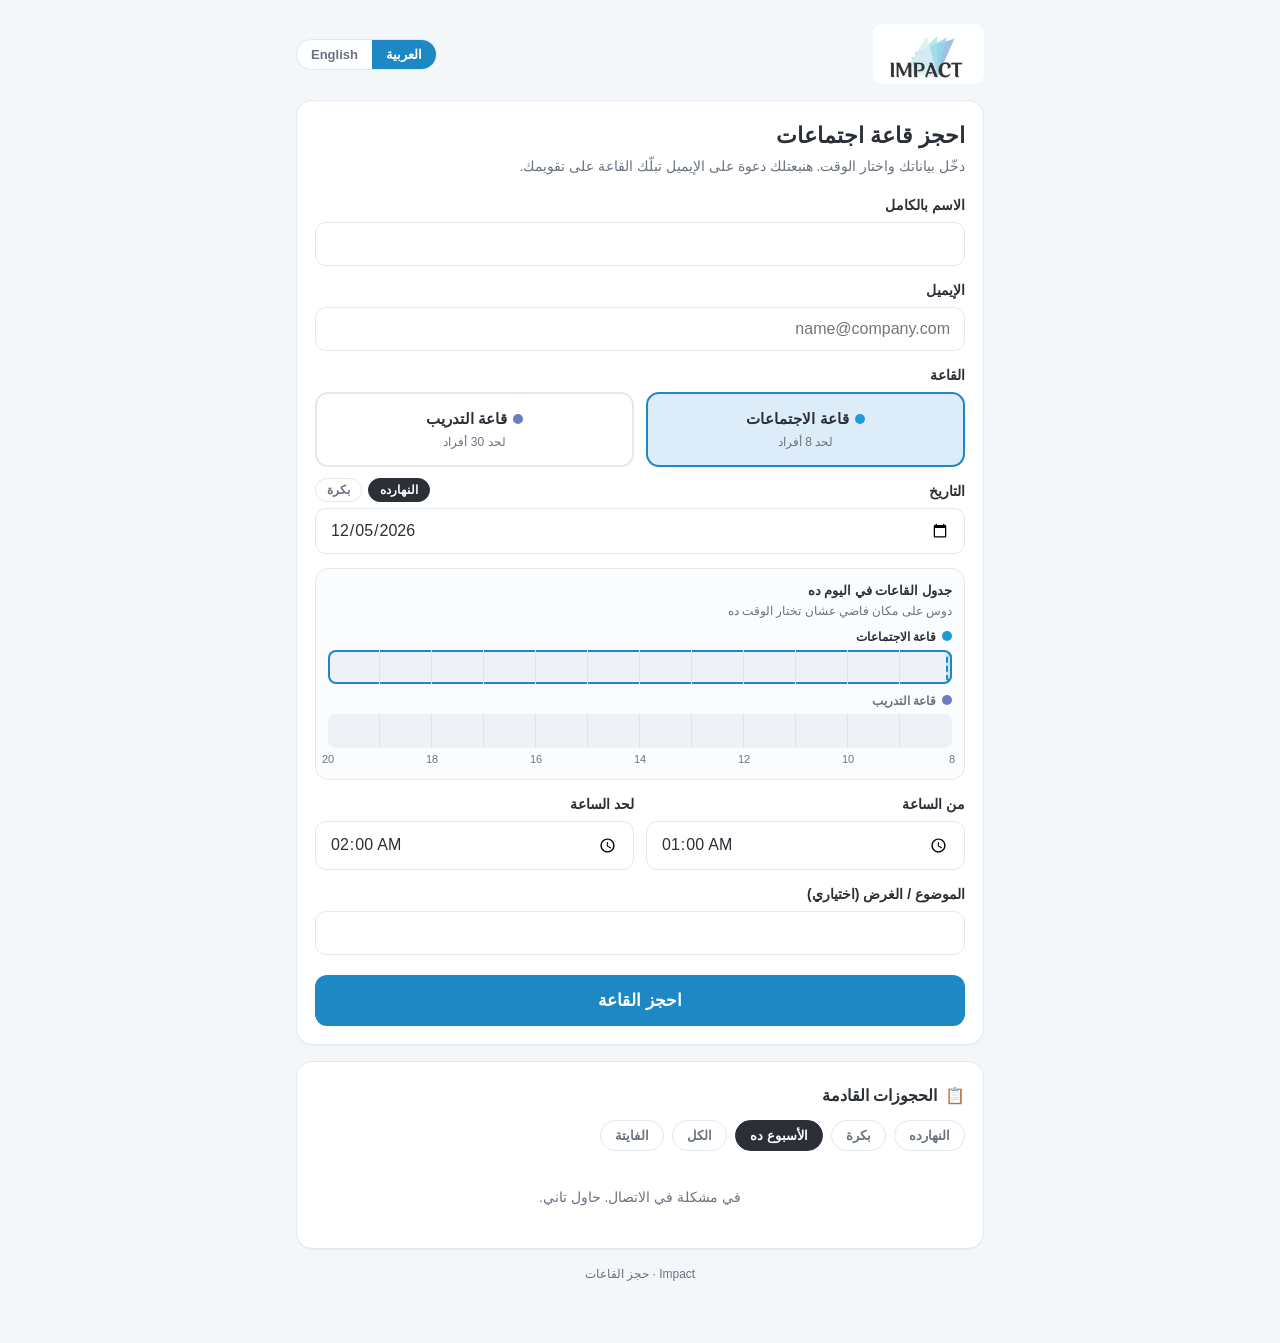
<file: index.html>
<!DOCTYPE html>
<html lang="ar" dir="rtl">
<head>
<meta charset="utf-8">
<meta name="viewport" content="width=device-width, initial-scale=1">
<meta name="theme-color" content="#1E88C4">
<title>Meeting Room Reservation</title>
<link rel="icon" type="image/png" href="[data-uri]">
<style>
  :root{
    --bg:#f4f7fa; --card:#ffffff; --ink:#2b2f36; --muted:#6b7280;
    --line:#e3e8ee; --brand:#1E88C4; --brand-d:#155f8a; --brand-l:#dcecf8;
    --danger:#dc2626; --danger-bg:#fef2f2; --ok:#16a34a; --ok-bg:#f0fdf4;
    --warn:#b45309; --warn-bg:#fffbeb;
    --r1:#1E9BD7; --r2:#6C7BC4;
  }
  *{box-sizing:border-box}
  html,body{margin:0;padding:0}
  body{
    font-family:-apple-system,BlinkMacSystemFont,"Segoe UI",Roboto,"Helvetica Neue","Noto Sans Arabic",Arial,sans-serif;
    background:var(--bg); color:var(--ink); line-height:1.5;
    -webkit-font-smoothing:antialiased;
  }
  [hidden]{display:none !important}
  .wrap{max-width:720px;margin:0 auto;padding:16px 16px 60px}
  header{display:flex;align-items:center;justify-content:space-between;gap:12px;padding:8px 0 16px}
  .brand{display:flex;align-items:center;gap:10px;font-weight:800;font-size:20px}
  .logo{width:34px;height:34px;border-radius:9px;background:var(--brand);color:#fff;display:grid;place-items:center;font-size:18px}
  .logo-img{height:60px;width:auto;display:block;background:#fff;border-radius:10px;padding:4px 9px}
  .lang{display:flex;border:1px solid var(--line);border-radius:999px;overflow:hidden;background:#fff}
  .lang button{border:0;background:transparent;padding:7px 14px;font-weight:700;cursor:pointer;color:var(--muted);font-size:13px}
  .lang button.on{background:var(--brand);color:#fff}
  .demo-banner{background:#fffbeb;border:1px solid #fde68a;color:#92400e;border-radius:12px;padding:10px 14px;font-size:13px;margin-bottom:16px;display:none}
  .card{background:var(--card);border:1px solid var(--line);border-radius:16px;padding:18px;margin-bottom:16px;box-shadow:0 1px 2px rgba(0,0,0,.03)}
  h1{font-size:22px;margin:0 0 4px}
  .sub{color:var(--muted);margin:0 0 18px;font-size:14px}
  label{display:block;font-weight:700;font-size:14px;margin:14px 0 6px}
  input,select,textarea{
    width:100%;padding:12px 14px;border:1px solid var(--line);border-radius:11px;
    font-size:16px;font-family:inherit;background:#fff;color:var(--ink);
  }
  input:focus,select:focus,textarea:focus{outline:none;border-color:var(--brand);box-shadow:0 0 0 3px var(--brand-l)}
  textarea{min-height:60px;resize:vertical}
  .row{display:flex;gap:12px}
  .row>div{flex:1}
  .rooms{display:grid;grid-template-columns:1fr 1fr;gap:12px;margin-top:6px}
  .room{border:2px solid var(--line);border-radius:13px;padding:14px;cursor:pointer;text-align:center;transition:.12s;background:#fff}
  .room .dot,.tl-name .dot{width:10px;height:10px;border-radius:50%;display:inline-block;margin-inline-end:6px}
  .room.sel{border-color:var(--brand);background:var(--brand-l)}
  .room .nm{font-weight:800;font-size:15px}
  .room .cap{color:var(--muted);font-size:12px;margin-top:2px}
  .btn{
    width:100%;margin-top:20px;padding:15px;border:0;border-radius:12px;background:var(--brand);
    color:#fff;font-weight:800;font-size:17px;cursor:pointer;transition:.12s;
  }
  .btn:hover{background:var(--brand-d)}
  .btn:disabled{opacity:.55;cursor:not-allowed}
  .btn.ghost{background:#fff;color:var(--ink);border:1px solid var(--line)}
  .btn.ghost:hover{background:var(--bg)}
  .btn.danger{background:var(--danger)}
  .btn.danger:hover{background:#b91c1c}
  .btns{display:flex;gap:12px}
  .btns .btn{margin-top:16px}
  .linkbtn{border:0;background:none;padding:0;margin-inline-start:6px;color:inherit;font:inherit;font-weight:800;text-decoration:underline;cursor:pointer}
  .msg{border-radius:12px;padding:13px 15px;margin-top:16px;font-weight:600;font-size:14px;display:none}
  .msg.ok{background:var(--ok-bg);color:var(--ok);border:1px solid #bbf7d0;display:block}
  .msg.err{background:var(--danger-bg);color:var(--danger);border:1px solid #fecaca;display:block}
  .msg.info{background:var(--bg);color:var(--ink);border:1px solid var(--line);display:block}
  .sec-title{font-weight:800;font-size:16px;margin:4px 0 12px;display:flex;align-items:center;gap:8px}
  .filters{display:flex;gap:8px;flex-wrap:wrap;margin-bottom:14px}
  .chip{border:1px solid var(--line);background:#fff;border-radius:999px;padding:7px 14px;font-size:13px;font-weight:700;cursor:pointer;color:var(--muted)}
  .chip.on{background:var(--ink);color:#fff;border-color:var(--ink)}
  .date-head{display:flex;align-items:flex-end;justify-content:space-between;gap:8px}
  .daychips{display:flex;gap:6px;margin-bottom:6px}
  .daychips .chip{padding:4px 11px;font-size:12px}
  .bk{display:flex;align-items:center;gap:12px;padding:12px 0;border-bottom:1px solid var(--line)}
  .bk:last-child{border-bottom:0}
  .bk .bar{width:5px;align-self:stretch;border-radius:3px;min-height:38px}
  .bk .t{font-weight:800;font-size:15px;white-space:nowrap}
  .bk .who{font-size:13px;color:var(--muted)}
  .bk .rm{font-size:12px;font-weight:700;padding:3px 8px;border-radius:6px;margin-inline-start:auto;white-space:nowrap}
  .empty{color:var(--muted);text-align:center;padding:22px;font-size:14px}
  .spin{display:inline-block;width:15px;height:15px;border:2px solid #fff;border-top-color:transparent;border-radius:50%;animation:sp .7s linear infinite;vertical-align:-2px;margin-inline-end:6px}
  @keyframes sp{to{transform:rotate(360deg)}}
  .foot{text-align:center;color:var(--muted);font-size:12px;margin-top:10px}
  /* Planning des salles */
  .tl{margin-top:14px;padding:12px;border:1px solid var(--line);border-radius:13px;background:#fbfcfd}
  .tl-title{font-weight:800;font-size:13px;margin-bottom:2px}
  .tl-hint{color:var(--muted);font-size:12px;margin-bottom:4px}
  .tl-name{font-size:12px;font-weight:700;color:var(--muted);margin:8px 0 4px}
  .tl-room.sel .tl-name{color:var(--ink)}
  .tl-track{position:relative;height:34px;background:#eef2f6;border-radius:8px;cursor:pointer;overflow:hidden;touch-action:manipulation}
  .tl-room.sel .tl-track{box-shadow:inset 0 0 0 2px var(--brand)}
  .tl-tick{position:absolute;top:0;bottom:0;width:1px;background:#dde3ea;pointer-events:none}
  .tl-past{position:absolute;top:0;bottom:0;background:rgba(107,114,128,.14);pointer-events:none}
  .tl-busy{position:absolute;top:0;bottom:0;border-radius:6px;cursor:default}
  .tl-pick{position:absolute;top:3px;bottom:3px;border:2px dashed var(--brand);border-radius:6px;background:rgba(30,136,196,.14);pointer-events:none}
  .tl-pick.bad{border-color:var(--danger);background:rgba(220,38,38,.14)}
  .tl-now{position:absolute;top:0;bottom:0;width:2px;background:var(--danger);pointer-events:none}
  .tl-axis{position:relative;height:16px;margin-top:3px;font-size:11px;color:var(--muted)}
  .tl-axis span{position:absolute;top:0;transform:translateX(-50%)}
  [dir=rtl] .tl-axis span{transform:translateX(50%)}
  .tl-info{font-size:12px;color:var(--ink);margin-top:6px}
  .tl-info:empty{display:none}
  .tl-warn{background:var(--warn-bg);color:var(--warn);border:1px solid #fde68a;border-radius:10px;padding:8px 11px;font-size:13px;font-weight:600;margin-top:8px}
  .cx-details{background:var(--bg);border-radius:12px;padding:12px 14px;margin:12px 0 4px;font-size:14px}
  .cx-details b{font-size:16px}
  @media(max-width:480px){.row{flex-direction:column;gap:0}.wrap{padding:12px}}
</style>
</head>
<body>
<div class="wrap">
  <header>
    <div class="brand"><img class="logo-img" src="[data-uri]" alt="Impact"></div>
    <div class="lang">
      <button id="btnAr" class="on" onclick="setLang('ar')">&#x627;&#x644;&#x639;&#x631;&#x628;&#x64a;&#x629;</button>
      <button id="btnEn" onclick="setLang('en')">English</button>
    </div>
  </header>

  <div class="demo-banner" id="demoBanner"></div>

  <!-- Cancel a booking (link from the confirmation email) -->
  <div class="card" id="cancelCard" hidden>
    <h1 data-i="cTitle">&#x625;&#x644;&#x63a;&#x627;&#x621; &#x627;&#x644;&#x62d;&#x62c;&#x632;</h1>
    <div id="cancelBody"></div>
  </div>

  <!-- Booking form -->
  <div class="card" id="formCard">
    <h1 data-i="title">&#x627;&#x62d;&#x62c;&#x632; &#x642;&#x627;&#x639;&#x629; &#x627;&#x62c;&#x62a;&#x645;&#x627;&#x639;&#x627;&#x62a;</h1>
    <p class="sub" data-i="subtitle">&#x62f;&#x62e;&#x644; &#x628;&#x64a;&#x627;&#x646;&#x627;&#x62a;&#x643; &#x648;&#x627;&#x62e;&#x62a;&#x627;&#x631; &#x627;&#x644;&#x648;&#x642;&#x62a;. &#x647;&#x646;&#x628;&#x639;&#x62a;&#x644;&#x643; &#x62f;&#x639;&#x648;&#x629; &#x639;&#x644;&#x649; &#x627;&#x644;&#x625;&#x64a;&#x645;&#x64a;&#x644; &#x62a;&#x628;&#x644;&#x643; &#x627;&#x644;&#x642;&#x627;&#x639;&#x629; &#x639;&#x644;&#x649; &#x62a;&#x642;&#x648;&#x64a;&#x645;&#x643;.</p>

    <label data-i="fName">&#x627;&#x644;&#x627;&#x633;&#x645; &#x628;&#x627;&#x644;&#x643;&#x627;&#x645;&#x644;</label>
    <input id="fName" autocomplete="name" placeholder="">

    <label data-i="fEmail">&#x627;&#x644;&#x625;&#x64a;&#x645;&#x64a;&#x644;</label>
    <input id="fEmail" type="email" inputmode="email" autocomplete="email" placeholder="name@company.com">

    <label data-i="fRoom">&#x627;&#x644;&#x642;&#x627;&#x639;&#x629;</label>
    <div class="rooms" id="rooms"></div>

    <div class="row">
      <div>
        <div class="date-head">
          <label data-i="fDate">&#x627;&#x644;&#x62a;&#x627;&#x631;&#x64a;&#x62e;</label>
          <div class="daychips" id="dayChips"></div>
        </div>
        <input id="fDate" type="date">
      </div>
    </div>

    <div class="tl" id="timeline">
      <div class="tl-title" data-i="avTitle">&#x62c;&#x62f;&#x648;&#x644; &#x627;&#x644;&#x642;&#x627;&#x639;&#x627;&#x62a; &#x641;&#x64a; &#x627;&#x644;&#x64a;&#x648;&#x645; &#x62f;&#x647;</div>
      <div class="tl-hint" data-i="avHint">&#x62f;&#x648;&#x633; &#x639;&#x644;&#x649; &#x645;&#x643;&#x627;&#x646; &#x641;&#x627;&#x636;&#x64a; &#x639;&#x634;&#x627;&#x646; &#x62a;&#x62e;&#x62a;&#x627;&#x631; &#x627;&#x644;&#x648;&#x642;&#x62a; &#x62f;&#x647;</div>
      <div id="tlRooms"></div>
      <div class="tl-info" id="tlInfo"></div>
    </div>

    <div class="row">
      <div>
        <label data-i="fStart">&#x645;&#x646; &#x627;&#x644;&#x633;&#x627;&#x639;&#x629;</label>
        <input id="fStart" type="time" step="900">
      </div>
      <div>
        <label data-i="fEnd">&#x644;&#x62d;&#x62f; &#x627;&#x644;&#x633;&#x627;&#x639;&#x629;</label>
        <input id="fEnd" type="time" step="900">
      </div>
    </div>
    <div class="tl-warn" id="tlWarn" hidden data-i="warnClash"></div>

    <label data-i="fPurpose">&#x627;&#x644;&#x645;&#x648;&#x636;&#x648;&#x639; / &#x627;&#x644;&#x63a;&#x631;&#x636; (&#x627;&#x62e;&#x62a;&#x64a;&#x627;&#x631;&#x64a;)</label>
    <input id="fPurpose" placeholder="">

    <button class="btn" id="submitBtn" onclick="submitBooking()" data-i="submit">&#x627;&#x62d;&#x62c;&#x632; &#x627;&#x644;&#x642;&#x627;&#x639;&#x629;</button>
    <div class="msg" id="msg"></div>
  </div>

  <!-- Bookings list -->
  <div class="card">
    <div class="sec-title">&#x1f4cb; <span data-i="listTitle">&#x627;&#x644;&#x62d;&#x62c;&#x648;&#x632;&#x627;&#x62a; &#x627;&#x644;&#x642;&#x627;&#x62f;&#x645;&#x629;</span></div>
    <div class="filters" id="filters"></div>
    <div id="list"><div class="empty" data-i="loading">&#x628;&#x64a;&#x62d;&#x645;&#x651;&#x644;&#x2026;</div></div>
  </div>

  <div class="foot" data-i="foot">Impact &#xb7; &#x62d;&#x62c;&#x632; &#x627;&#x644;&#x642;&#x627;&#x639;&#x627;&#x62a;</div>
</div>

<script>
/* ============================================================
   CONFIG \u2014 modifiez ici les salles (doit correspondre \u00e0 Code.gs)
   ============================================================ */
var ROOMS = [
  { id:"room1", nameAr:"\u0642\u0627\u0639\u0629 \u0627\u0644\u0627\u062c\u062a\u0645\u0627\u0639\u0627\u062a", nameEn:"Meeting Room",  cap:8,  color:"#1E9BD7" },
  { id:"room2", nameAr:"\u0642\u0627\u0639\u0629 \u0627\u0644\u062a\u062f\u0631\u064a\u0628",    nameEn:"Training Room", cap:30, color:"#6C7BC4" }
];

// URL de l'application Web Google (D\u00e9ployer \u2192 G\u00e9rer les d\u00e9ploiements).
// Sert quand la page est h\u00e9berg\u00e9e hors de Google (adresse courte) ;
// ignor\u00e9e quand la page est servie par Google lui-m\u00eame.
var API_URL = "https://script.google.com/macros/s/AKfycbymLjdKGQK97PPqaYIL-QeheHUa-nwtbVDmL6pZiSwHzyScfH0R2mM_F4bv-Kp6Dkk8Kg/exec";

// Heures affich\u00e9es dans le planning des salles (d\u00e9but / fin de journ\u00e9e).
var DAY_START = 8, DAY_END = 20;

/* ============================================================
   i18n
   ============================================================ */
var I18N = {
  ar:{
    appShort:"\u0627\u0644\u062d\u062c\u0648\u0632\u0627\u062a", title:"\u0627\u062d\u062c\u0632 \u0642\u0627\u0639\u0629 \u0627\u062c\u062a\u0645\u0627\u0639\u0627\u062a",
    subtitle:"\u062f\u062e\u0651\u0644 \u0628\u064a\u0627\u0646\u0627\u062a\u0643 \u0648\u0627\u062e\u062a\u0627\u0631 \u0627\u0644\u0648\u0642\u062a. \u0647\u0646\u0628\u0639\u062a\u0644\u0643 \u062f\u0639\u0648\u0629 \u0639\u0644\u0649 \u0627\u0644\u0625\u064a\u0645\u064a\u0644 \u062a\u0628\u0644\u0651\u0643 \u0627\u0644\u0642\u0627\u0639\u0629 \u0639\u0644\u0649 \u062a\u0642\u0648\u064a\u0645\u0643.",
    fName:"\u0627\u0644\u0627\u0633\u0645 \u0628\u0627\u0644\u0643\u0627\u0645\u0644", fEmail:"\u0627\u0644\u0625\u064a\u0645\u064a\u0644", fRoom:"\u0627\u0644\u0642\u0627\u0639\u0629", fDate:"\u0627\u0644\u062a\u0627\u0631\u064a\u062e",
    fStart:"\u0645\u0646 \u0627\u0644\u0633\u0627\u0639\u0629", fEnd:"\u0644\u062d\u062f \u0627\u0644\u0633\u0627\u0639\u0629", fPurpose:"\u0627\u0644\u0645\u0648\u0636\u0648\u0639 / \u0627\u0644\u063a\u0631\u0636 (\u0627\u062e\u062a\u064a\u0627\u0631\u064a)",
    submit:"\u0627\u062d\u062c\u0632 \u0627\u0644\u0642\u0627\u0639\u0629", listTitle:"\u0627\u0644\u062d\u062c\u0648\u0632\u0627\u062a \u0627\u0644\u0642\u0627\u062f\u0645\u0629", loading:"\u0628\u064a\u062d\u0645\u0651\u0644\u2026",
    foot:"Impact \u00b7 \u062d\u062c\u0632 \u0627\u0644\u0642\u0627\u0639\u0627\u062a", capacity:"\u0644\u062d\u062f {n} \u0623\u0641\u0631\u0627\u062f",
    fToday:"\u0627\u0644\u0646\u0647\u0627\u0631\u062f\u0647", fTomorrow:"\u0628\u0643\u0631\u0629", fWeek:"\u0627\u0644\u0623\u0633\u0628\u0648\u0639 \u062f\u0647", fAll:"\u0627\u0644\u0643\u0644", fPast:"\u0627\u0644\u0641\u0627\u064a\u062a\u0629",
    sending:"\u0628\u064a\u062d\u062c\u0632\u2026", empty:"\u0645\u0641\u064a\u0634 \u062d\u062c\u0648\u0632\u0627\u062a \u0641\u064a \u0627\u0644\u0641\u062a\u0631\u0629 \u062f\u064a",
    okMsg:"\u062a\u0645\u0627\u0645! \u0627\u0644\u0642\u0627\u0639\u0629 \u0627\u062a\u062d\u062c\u0632\u062a. \u0628\u0635\u0651 \u0639\u0644\u0649 \u0625\u064a\u0645\u064a\u0644\u0643: \u0647\u062a\u0644\u0627\u0642\u064a \u062f\u0639\u0648\u0629 \u0627\u0644\u062a\u0642\u0648\u064a\u0645 \u0648\u0644\u064a\u0646\u0643 \u062a\u0644\u063a\u064a \u0628\u064a\u0647 \u0644\u0648 \u062d\u0627\u062c\u0629 \u0627\u062a\u063a\u064a\u0631\u062a.",
    undo:"\u0627\u0644\u063a\u064a \u0627\u0644\u062d\u062c\u0632 \u062f\u0647",
    errFields:"\u0644\u0648 \u0633\u0645\u062d\u062a \u0627\u0645\u0644\u0627 \u0627\u0644\u0627\u0633\u0645 \u0648\u0627\u0644\u0625\u064a\u0645\u064a\u0644 \u0648\u0627\u0644\u0648\u0642\u062a.",
    errEmail:"\u0627\u0644\u0625\u064a\u0645\u064a\u0644 \u0645\u0634 \u0645\u0638\u0628\u0648\u0637.",
    errTime:"\u0648\u0642\u062a \u0627\u0644\u0646\u0647\u0627\u064a\u0629 \u0644\u0627\u0632\u0645 \u064a\u0643\u0648\u0646 \u0628\u0639\u062f \u0648\u0642\u062a \u0627\u0644\u0628\u062f\u0627\u064a\u0629.",
    errPast:"\u0645\u064a\u0646\u0641\u0639\u0634 \u062a\u062d\u062c\u0632 \u0641\u064a \u0648\u0642\u062a \u0641\u0627\u062a.",
    errRoom:"\u0627\u062e\u062a\u0627\u0631 \u0642\u0627\u0639\u0629 \u0627\u0644\u0623\u0648\u0644.",
    errClash:"\u0627\u0644\u0642\u0627\u0639\u0629 \u062f\u064a \u0645\u062d\u062c\u0648\u0632\u0629 \u0641\u064a \u0627\u0644\u0648\u0642\u062a \u062f\u0647. \u062c\u0631\u0651\u0628 \u0648\u0642\u062a \u062a\u0627\u0646\u064a.",
    errNet:"\u0641\u064a \u0645\u0634\u0643\u0644\u0629 \u0641\u064a \u0627\u0644\u0627\u062a\u0635\u0627\u0644. \u062d\u0627\u0648\u0644 \u062a\u0627\u0646\u064a.",
    now:"\u062f\u0644\u0648\u0642\u062a\u064a",
    avTitle:"\u062c\u062f\u0648\u0644 \u0627\u0644\u0642\u0627\u0639\u0627\u062a \u0641\u064a \u0627\u0644\u064a\u0648\u0645 \u062f\u0647",
    avHint:"\u062f\u0648\u0633 \u0639\u0644\u0649 \u0645\u0643\u0627\u0646 \u0641\u0627\u0636\u064a \u0639\u0634\u0627\u0646 \u062a\u062e\u062a\u0627\u0631 \u0627\u0644\u0648\u0642\u062a \u062f\u0647",
    warnClash:"\u0627\u0644\u0648\u0642\u062a \u0627\u0644\u0644\u064a \u0627\u062e\u062a\u0631\u062a\u0647 \u0645\u062a\u062f\u0627\u062e\u0644 \u0645\u0639 \u062d\u062c\u0632 \u062a\u0627\u0646\u064a \u0641\u064a \u0627\u0644\u0642\u0627\u0639\u0629 \u062f\u064a.",
    cTitle:"\u0625\u0644\u063a\u0627\u0621 \u0627\u0644\u062d\u062c\u0632", cAsk:"\u0639\u0627\u064a\u0632 \u062a\u0644\u063a\u064a \u0627\u0644\u062d\u062c\u0632 \u062f\u0647\u061f \u0627\u0644\u0642\u0627\u0639\u0629 \u0647\u062a\u0628\u0642\u0649 \u0641\u0627\u0636\u064a\u0629 \u0644\u063a\u064a\u0631\u0643.",
    cYes:"\u0623\u064a\u0648\u0647\u060c \u0627\u0644\u063a\u064a", cNo:"\u0644\u0623\u060c \u0633\u064a\u0628\u0647", cancelling:"\u0628\u064a\u0644\u063a\u064a\u2026",
    cDone:"\u0627\u062a\u0644\u063a\u0649 \u0627\u0644\u062d\u062c\u0632. \u0627\u0644\u0642\u0627\u0639\u0629 \u0628\u0642\u062a \u0641\u0627\u0636\u064a\u0629 \u0641\u064a \u0627\u0644\u0648\u0642\u062a \u062f\u0647.",
    cAlready:"\u0627\u0644\u062d\u062c\u0632 \u062f\u0647 \u0627\u062a\u0644\u063a\u0649 \u0642\u0628\u0644 \u0643\u062f\u0647.",
    cInvalid:"\u0627\u0644\u0644\u064a\u0646\u0643 \u062f\u0647 \u0645\u0634 \u0634\u063a\u0627\u0644\u060c \u0623\u0648 \u0627\u0644\u062d\u062c\u0632 \u0645\u0634 \u0645\u0648\u062c\u0648\u062f.",
    cPast:"\u0627\u0644\u062d\u062c\u0632 \u062f\u0647 \u062e\u0644\u0635 \u062e\u0644\u0627\u0635\u060c \u0645\u064a\u0646\u0641\u0639\u0634 \u064a\u062a\u0644\u063a\u064a.",
    bookRoom:"\u0627\u062d\u062c\u0632 \u0642\u0627\u0639\u0629"
  },
  en:{
    appShort:"Bookings", title:"Book a meeting room",
    subtitle:"Fill in your details and pick a time. We'll email you an invite that blocks the room on your calendar.",
    fName:"Full name", fEmail:"Email", fRoom:"Room", fDate:"Date",
    fStart:"From", fEnd:"To", fPurpose:"Subject / purpose (optional)",
    submit:"Book the room", listTitle:"Upcoming bookings", loading:"Loading\u2026",
    foot:"Impact \u00b7 Room booking", capacity:"Up to {n} people",
    fToday:"Today", fTomorrow:"Tomorrow", fWeek:"This week", fAll:"All", fPast:"Past",
    sending:"Booking\u2026", empty:"No bookings in this period",
    okMsg:"Done! The room is booked. Check your email for the calendar invite and a link to cancel if plans change.",
    undo:"Cancel this booking",
    errFields:"Please fill in name, email and time.",
    errEmail:"That email doesn't look right.",
    errTime:"End time must be after start time.",
    errPast:"You can't book a time in the past.",
    errRoom:"Please pick a room first.",
    errClash:"That room is already booked for this time. Try another slot.",
    errNet:"Connection problem. Please try again.",
    now:"now",
    avTitle:"Room schedule for this day",
    avHint:"Tap a free spot to pick that time",
    warnClash:"The time you picked overlaps another booking in this room.",
    cTitle:"Cancel a booking", cAsk:"Cancel this booking? The room will be free for others.",
    cYes:"Yes, cancel it", cNo:"No, keep it", cancelling:"Cancelling\u2026",
    cDone:"Booking cancelled. The room is free again.",
    cAlready:"This booking was already cancelled.",
    cInvalid:"This link doesn't work, or the booking no longer exists.",
    cPast:"This booking is already over, so it can't be cancelled.",
    bookRoom:"Book a room"
  }
};

/* ============================================================
   DATA LAYER \u2014 auto-detects environment
   - Google Apps Script (deployed): uses google.script.run  \u2192 shared + real calendar
   - Hosted elsewhere (short link): calls the same script via API_URL
   - Opened locally as a file, or with ?demo=1: uses localStorage \u2192 demo mode
   ============================================================ */
var IS_GAS = (typeof google !== "undefined" && google.script && google.script.run);
var QS = IS_GAS ? null : new URLSearchParams(location.search);
var MODE = IS_GAS ? "gas"
  : (API_URL && location.protocol !== "file:" && !QS.get("demo")) ? "api" : "demo";

// Param\u00e8tres de l'URL : inject\u00e9s par Code.gs quand Google sert la page,
// lus directement dans l'adresse sinon.
function param(injected, name){
  if(injected.indexOf("<?")!==0) return injected;
  return (QS && QS.get(name)) || "";
}
var PRESELECT_ROOM = param("<?= preselect ?>", "room");
var CANCEL_ID = param("<?= cancelId ?>", "cancel");
var CANCEL_TOKEN = param("<?= cancelToken ?>", "t");

function gasCall(fn, args, cb){
  var runner = google.script.run
    .withSuccessHandler(cb)
    .withFailureHandler(function(){ cb({ok:false,error:"errNet"}); });
  runner[fn].apply(runner, args);
}

function apiCall(body, cb){
  // text/plain : requ\u00eate \u00ab simple \u00bb, sans pr\u00e9-v\u00e9rification CORS
  fetch(API_URL, {method:"POST", headers:{"Content-Type":"text/plain;charset=utf-8"}, body:JSON.stringify(body)})
    .then(function(r){ return r.json(); })
    .then(cb, function(){ cb({ok:false,error:"errNet"}); });
}

function demoItems(){ return JSON.parse(localStorage.getItem("demo_bookings")||"[]"); }
function demoSave(items){ localStorage.setItem("demo_bookings",JSON.stringify(items)); }
function demoFind(id,token){ return demoItems().filter(function(b){ return String(b.id)===id && b.token===token; })[0]; }
function demoOver(b){ return new Date(b.date+"T"+b.end) < new Date(); }
function later(cb,res){ setTimeout(function(){ cb(res); },300); }

var DataStore = {
  // cb(items) \u2014 items = null si le chargement a \u00e9chou\u00e9
  list:function(cb){
    if(MODE==="gas") gasCall("getBookings",[],function(r){ cb(Array.isArray(r)?r:null); });
    else if(MODE==="api") apiCall({action:"list"},function(r){ cb(r.ok?r.items:null); });
    else cb(demoItems().filter(function(b){ return !b.cancelled; }));
  },
  create:function(p,cb){
    if(MODE==="gas") return gasCall("createBooking",[p],cb);
    if(MODE==="api") return apiCall({action:"create",booking:p},cb);
    // Demo mode: check overlap locally
    var items=demoItems();
    var clash=items.some(function(b){
      return !b.cancelled && b.room===p.room && b.date===p.date && !(p.end<=b.start || p.start>=b.end);
    });
    if(clash) return later(cb,{ok:false,error:"errClash"});
    p.id=String(Date.now()); p.token=Math.random().toString(16).slice(2); items.push(p);
    demoSave(items);
    later(cb,{ok:true,id:p.id,token:p.token});
  },
  cancelInfo:function(id,token,cb){
    if(MODE==="gas") return gasCall("getCancelInfo",[id,token],cb);
    if(MODE==="api") return apiCall({action:"cancelInfo",id:id,token:token},cb);
    var b=demoFind(id,token);
    later(cb, b ? {ok:true,booking:b,cancelled:!!b.cancelled,past:demoOver(b)} : {ok:false,error:"cInvalid"});
  },
  cancel:function(id,token,cb){
    if(MODE==="gas") return gasCall("cancelBooking",[id,token],cb);
    if(MODE==="api") return apiCall({action:"cancel",id:id,token:token},cb);
    var b=demoFind(id,token);
    if(!b) return later(cb,{ok:false,error:"cInvalid"});
    if(b.cancelled) return later(cb,{ok:true,already:true});
    if(demoOver(b)) return later(cb,{ok:false,error:"cPast"});
    demoSave(demoItems().map(function(x){ if(String(x.id)===id) x.cancelled=true; return x; }));
    later(cb,{ok:true});
  }
};

/* ============================================================
   UI
   ============================================================ */
var lang = localStorage.getItem("lang") || "ar";
// Salle pr\u00e9-s\u00e9lectionn\u00e9e via le QR code (?room=room1).
var selectedRoom = (ROOMS.filter(function(r){return r.id===PRESELECT_ROOM;})[0] || ROOMS[0]).id;
var filter = "week";
var allBookings = null;      // null tant que la liste n'est pas charg\u00e9e
var listFailed = false;
var lastBooking = null;      // { id, token } de la derni\u00e8re r\u00e9servation (bouton \u00ab annuler \u00bb)
var cancelState = null;      // \u00e9cran d'annulation : { view, booking }

function t(k){ return (I18N[lang][k]||k); }

function setLang(l){
  lang = l; localStorage.setItem("lang", l);
  document.documentElement.lang = l;
  document.documentElement.dir = (l==="ar") ? "rtl" : "ltr";
  document.getElementById("btnAr").classList.toggle("on", l==="ar");
  document.getElementById("btnEn").classList.toggle("on", l==="en");
  document.querySelectorAll("[data-i]").forEach(function(el){ el.textContent = t(el.getAttribute("data-i")); });
  renderRooms(); renderDayChips(); renderTimeline(); renderFilters(); renderList(); renderCancel();
}

function roomName(r){ return lang==="ar" ? r.nameAr : r.nameEn; }
function roomById(id){ return ROOMS.filter(function(r){return r.id===id})[0]; }

function renderRooms(){
  var c = document.getElementById("rooms"); c.innerHTML="";
  ROOMS.forEach(function(r){
    var d = document.createElement("div");
    d.className = "room" + (r.id===selectedRoom?" sel":"");
    d.onclick = function(){ selectedRoom=r.id; renderRooms(); renderTimeline(); };
    d.innerHTML = '<div class="nm"><span class="dot" style="background:'+r.color+'"></span>'+roomName(r)+'</div>'+
                  '<div class="cap">'+t("capacity").replace("{n}", r.cap)+'</div>';
    c.appendChild(d);
  });
}

function renderFilters(){
  var defs=[["today","fToday"],["tomorrow","fTomorrow"],["week","fWeek"],["all","fAll"],["past","fPast"]];
  var c=document.getElementById("filters"); c.innerHTML="";
  defs.forEach(function(d){
    var b=document.createElement("button");
    b.className="chip"+(filter===d[0]?" on":"");
    b.textContent=t(d[1]);
    b.onclick=function(){ filter=d[0]; renderFilters(); renderList(); };
    c.appendChild(b);
  });
}

function pad(n){return (n<10?"0":"")+n;}
function ymd(dt){return dt.getFullYear()+"-"+pad(dt.getMonth()+1)+"-"+pad(dt.getDate());}
function toMin(hm){ var p=hm.split(":"); return parseInt(p[0],10)*60+parseInt(p[1],10); }
function toHM(m){ return pad(Math.floor(m/60))+":"+pad(m%60); }
function dayOffset(n){ var d=new Date(); d.setDate(d.getDate()+n); return ymd(d); }

function inFilter(b){
  var today=new Date(); today.setHours(0,0,0,0);
  var d=new Date(b.date+"T00:00:00");
  if(filter==="all") return d>=today;
  if(filter==="past") return d<today;
  if(filter==="today") return b.date===ymd(today);
  if(filter==="tomorrow"){var tm=new Date(today);tm.setDate(tm.getDate()+1);return b.date===ymd(tm);}
  if(filter==="week"){var wk=new Date(today);wk.setDate(wk.getDate()+7);return d>=today&&d<wk;}
  return true;
}

function fmtDate(ds){
  var d=new Date(ds+"T00:00:00");
  return d.toLocaleDateString(lang==="ar"?"ar-EG":"en-GB",{weekday:"short",day:"numeric",month:"short"});
}

function renderList(){
  var list=document.getElementById("list");
  if(allBookings===null){
    list.innerHTML='<div class="empty">'+t(listFailed?"errNet":"loading")+'</div>'; return;
  }
  var items=allBookings.filter(inFilter).sort(function(a,b){
    var cmp=(a.date+a.start).localeCompare(b.date+b.start);
    return filter==="past" ? -cmp : cmp; // pass\u00e9es: plus r\u00e9cente en premier
  });
  if(!items.length){ list.innerHTML='<div class="empty">'+t("empty")+'</div>'; return; }
  list.innerHTML="";
  items.forEach(function(b){
    var r=roomById(b.room)||{color:"#999"};
    var el=document.createElement("div"); el.className="bk";
    el.innerHTML=
      '<div class="bar" style="background:'+r.color+'"></div>'+
      '<div><div class="t">'+b.start+' \u2013 '+b.end+'</div>'+
      '<div class="who">'+fmtDate(b.date)+' \u00b7 <bdi>'+escapeHtml(b.name)+'</bdi>'+(b.purpose?' \u00b7 <bdi>'+escapeHtml(b.purpose)+'</bdi>':'')+'</div></div>'+
      '<span class="rm" style="background:'+r.color+'22;color:'+r.color+'">'+(r.nameEn?roomName(r):escapeHtml(b.room))+'</span>';
    list.appendChild(el);
  });
}

/* ---------- Planning des salles (jour choisi) ---------- */

function renderDayChips(){
  var c=document.getElementById("dayChips"); c.innerHTML="";
  var cur=document.getElementById("fDate").value;
  [["fToday",0],["fTomorrow",1]].forEach(function(d){
    var b=document.createElement("button");
    var day=dayOffset(d[1]);
    b.type="button"; b.className="chip"+(cur===day?" on":""); b.textContent=t(d[0]);
    b.onclick=function(){ document.getElementById("fDate").value=day; onDateTimeChange(); };
    c.appendChild(b);
  });
}

function dayBookings(date, roomId){
  return (allBookings||[]).filter(function(b){ return b.date===date && b.room===roomId; });
}

// Position (en %) d'une heure "HH:mm" sur la barre de la journ\u00e9e.
function pct(min){
  var a=DAY_START*60, z=DAY_END*60;
  return Math.max(0, Math.min(100, (min-a)*100/(z-a)));
}

function renderTimeline(){
  var box=document.getElementById("tlRooms");
  var date=document.getElementById("fDate").value;
  var start=document.getElementById("fStart").value, end=document.getElementById("fEnd").value;
  var side=(lang==="ar")?"right":"left";
  var today=ymd(new Date()), now=new Date(), nowMin=now.getHours()*60+now.getMinutes();
  box.innerHTML="";
  var clash=false;

  ROOMS.forEach(function(r){
    var wrap=document.createElement("div");
    wrap.className="tl-room"+(r.id===selectedRoom?" sel":"");
    var name=document.createElement("div"); name.className="tl-name";
    name.innerHTML='<span class="dot" style="background:'+r.color+'"></span>'+roomName(r);
    var track=document.createElement("div"); track.className="tl-track";
    track.setAttribute("role","button");

    for(var h=DAY_START+1; h<DAY_END; h++){
      var tick=document.createElement("div"); tick.className="tl-tick";
      tick.style[side]=pct(h*60)+"%"; track.appendChild(tick);
    }
    if(date===today){
      var past=document.createElement("div"); past.className="tl-past";
      past.style[side]="0%"; past.style.width=pct(nowMin)+"%"; track.appendChild(past);
    }
    var busy=dayBookings(date, r.id);
    busy.forEach(function(b){
      var s=toMin(b.start), e=toMin(b.end);
      if(e<=DAY_START*60 || s>=DAY_END*60) return;
      var el=document.createElement("div"); el.className="tl-busy";
      el.style[side]=pct(s)+"%"; el.style.width=(pct(e)-pct(s))+"%"; el.style.background=r.color;
      var label=b.start+" \u2013 "+b.end+" \u00b7 "+b.name+(b.purpose?" \u00b7 "+b.purpose:"");
      el.title=label; el.setAttribute("aria-label",label);
      el.onclick=function(ev){ ev.stopPropagation(); document.getElementById("tlInfo").textContent=roomName(r)+" \u00b7 "+label; };
      track.appendChild(el);
    });
    if(r.id===selectedRoom && start && end && end>start){
      var bad=busy.some(function(b){ return !(end<=b.start || start>=b.end); });
      clash=bad;
      var pk=document.createElement("div"); pk.className="tl-pick"+(bad?" bad":"");
      pk.style[side]=pct(toMin(start))+"%"; pk.style.width=Math.max(1,pct(toMin(end))-pct(toMin(start)))+"%";
      track.appendChild(pk);
    }
    if(date===today && nowMin>DAY_START*60 && nowMin<DAY_END*60){
      var nl=document.createElement("div"); nl.className="tl-now";
      nl.style[side]=pct(nowMin)+"%"; track.appendChild(nl);
    }
    track.onclick=function(ev){ pickSlot(r.id, track, ev); };
    wrap.appendChild(name); wrap.appendChild(track);
    box.appendChild(wrap);
  });

  var axis=document.createElement("div"); axis.className="tl-axis";
  for(var h2=DAY_START; h2<=DAY_END; h2+=2){
    var lb=document.createElement("span"); lb.textContent=h2;
    lb.style[side]=pct(h2*60)+"%"; axis.appendChild(lb);
  }
  box.appendChild(axis);
  document.getElementById("tlWarn").hidden=!clash;
}

// Clic sur une zone libre : choisit la salle et remplit les heures
// (1 h, ou jusqu'\u00e0 la r\u00e9servation suivante si elle commence avant).
function pickSlot(roomId, track, ev){
  var rect=track.getBoundingClientRect();
  var frac=(lang==="ar") ? (rect.right-ev.clientX)/rect.width : (ev.clientX-rect.left)/rect.width;
  var a=DAY_START*60, z=DAY_END*60;
  var m=Math.floor((a+frac*(z-a))/30)*30;
  var date=document.getElementById("fDate").value;
  if(date===ymd(new Date())){
    var n=new Date(), nowMin=n.getHours()*60+n.getMinutes();
    if(m<nowMin) m=Math.ceil(nowMin/15)*15;
  }
  var busy=dayBookings(date, roomId);
  var inside=busy.some(function(b){ return m>=toMin(b.start) && m<toMin(b.end); });
  if(inside || m>=z) return;
  var e=Math.min(m+60, z);
  busy.forEach(function(b){ var s=toMin(b.start); if(s>m && s<e) e=s; });
  selectedRoom=roomId;
  document.getElementById("fStart").value=toHM(m);
  document.getElementById("fEnd").value=toHM(e);
  document.getElementById("tlInfo").textContent="";
  renderRooms(); renderTimeline();
}

function onDateTimeChange(){ document.getElementById("tlInfo").textContent=""; renderDayChips(); renderTimeline(); }

function escapeHtml(s){return String(s==null?"":s).replace(/[&<>"]/g,function(c){return{"&":"&amp;","<":"&lt;",">":"&gt;",'"':"&quot;"}[c];});}

function showMsg(text,ok,undo){
  var m=document.getElementById("msg");
  m.className="msg "+(ok?"ok":"err"); m.textContent=text;
  if(undo){
    var b=document.createElement("button"); b.className="linkbtn"; b.textContent=t("undo");
    b.onclick=undoLast; m.appendChild(b);
  }
  m.scrollIntoView({behavior:"smooth",block:"center"});
}

function validEmail(e){return /^[^\s@]+@[^\s@]+\.[^\s@]+$/.test(e);}

function submitBooking(){
  var name=document.getElementById("fName").value.trim();
  var email=document.getElementById("fEmail").value.trim();
  var date=document.getElementById("fDate").value;
  var start=document.getElementById("fStart").value;
  var end=document.getElementById("fEnd").value;
  var purpose=document.getElementById("fPurpose").value.trim();

  if(!selectedRoom) return showMsg(t("errRoom"),false);
  if(!name||!email||!date||!start||!end) return showMsg(t("errFields"),false);
  if(!validEmail(email)) return showMsg(t("errEmail"),false);
  if(end<=start) return showMsg(t("errTime"),false);
  var startDt=new Date(date+"T"+start);
  if(startDt < new Date(Date.now()-60000)) return showMsg(t("errPast"),false);

  var payload={name:name,email:email,room:selectedRoom,date:date,start:start,end:end,purpose:purpose};
  var btn=document.getElementById("submitBtn");
  btn.disabled=true; btn.innerHTML='<span class="spin"></span>'+t("sending");

  DataStore.create(payload,function(res){
    btn.disabled=false; btn.textContent=t("submit");
    if(res.ok){
      lastBooking = res.token ? {id:String(res.id), token:res.token} : null;
      showMsg(t("okMsg"),true,!!lastBooking);
      document.getElementById("fName").value="";
      document.getElementById("fPurpose").value="";
      loadBookings();
    }else{
      showMsg(t(res.error)||res.message||t("errNet"),false);
    }
  });
}

// Bouton \u00ab Annuler ce cr\u00e9neau \u00bb juste apr\u00e8s une r\u00e9servation.
function undoLast(){
  if(!lastBooking) return;
  var b=lastBooking;
  DataStore.cancel(b.id,b.token,function(res){
    if(res.ok){ lastBooking=null; showMsg(t("cDone"),true); loadBookings(); }
    else showMsg(t(res.error),false);
  });
}

function loadBookings(){
  DataStore.list(function(items){
    listFailed = (items===null);
    allBookings = items;
    renderList(); renderTimeline();
  });
}

/* ---------- \u00c9cran d'annulation (lien re\u00e7u par email) ---------- */

function openCancel(){
  document.getElementById("cancelCard").hidden=false;
  document.getElementById("formCard").hidden=true;
  cancelState={view:"loading"};
  renderCancel();
  DataStore.cancelInfo(CANCEL_ID, CANCEL_TOKEN, function(res){
    if(!res.ok) cancelState={view:"msg", error:res.error||"errNet"};
    else cancelState={view:res.cancelled?"already":(res.past?"past":"ask"), booking:res.booking};
    renderCancel();
  });
}

function closeCancel(){
  document.getElementById("cancelCard").hidden=true;
  document.getElementById("formCard").hidden=false;
  cancelState=null;
}

function confirmCancel(){
  cancelState.view="working"; renderCancel();
  DataStore.cancel(CANCEL_ID, CANCEL_TOKEN, function(res){
    if(res.ok) cancelState.view=res.already?"already":"done";
    else cancelState={view:"msg", booking:cancelState.booking, error:res.error||"errNet"};
    renderCancel();
    if(res.ok) loadBookings();
  });
}

function renderCancel(){
  var body=document.getElementById("cancelBody");
  if(!cancelState){ body.innerHTML=""; return; }
  var s=cancelState, b=s.booking, h="";
  if(s.view==="loading"){ body.innerHTML='<div class="empty">'+t("loading")+'</div>'; return; }
  if(b){
    var r=roomById(b.room);
    h+='<div class="cx-details"><b>'+(r?roomName(r):escapeHtml(b.room))+'</b><br>'+
       fmtDate(b.date)+' \u00b7 '+escapeHtml(b.start)+' \u2013 '+escapeHtml(b.end)+'<br><bdi>'+escapeHtml(b.name)+'</bdi>'+(b.purpose?' \u00b7 <bdi>'+escapeHtml(b.purpose)+'</bdi>':'')+'</div>';
  }
  var note={ask:"cAsk", working:"cAsk", done:"cDone", already:"cAlready", past:"cPast"}[s.view] || s.error;
  var cls={ask:"info", working:"info", done:"ok", already:"info"}[s.view] || "err";
  h+='<div class="msg '+cls+'">'+escapeHtml(t(note))+'</div>';
  if(s.view==="ask" || s.view==="working"){
    h+='<div class="btns"><button class="btn danger" id="cxYes"'+(s.view==="working"?' disabled':'')+'>'+
       (s.view==="working"?'<span class="spin"></span>'+t("cancelling"):t("cYes"))+'</button>'+
       '<button class="btn ghost" id="cxNo">'+t("cNo")+'</button></div>';
  }else{
    h+='<button class="btn ghost" id="cxNo">'+t("bookRoom")+'</button>';
  }
  body.innerHTML=h;
  var y=document.getElementById("cxYes"); if(y) y.onclick=confirmCancel;
  document.getElementById("cxNo").onclick=closeCancel;
}

/* ============================================================
   INIT
   ============================================================ */
(function init(){
  // default date/time
  var now=new Date();
  document.getElementById("fDate").value=ymd(now);
  var m=Math.ceil(now.getMinutes()/15)*15;
  var s=new Date(now); s.setMinutes(m,0,0);
  var e=new Date(s); e.setHours(e.getHours()+1);
  document.getElementById("fStart").value=pad(s.getHours())+":"+pad(s.getMinutes());
  document.getElementById("fEnd").value=pad(e.getHours())+":"+pad(e.getMinutes());
  ["fDate","fStart","fEnd"].forEach(function(id){
    var el=document.getElementById(id);
    el.addEventListener("input", onDateTimeChange);
    el.addEventListener("change", onDateTimeChange);
  });

  if(MODE==="demo"){
    var db=document.getElementById("demoBanner");
    db.style.display="block";
    db.innerHTML="\ud83e\uddea <b>Mode d\u00e9mo</b> \u2014 \u0627\u0644\u062d\u062c\u0648\u0632\u0627\u062a \u0645\u062d\u0641\u0648\u0638\u0629 \u0639\u0644\u0649 \u0627\u0644\u062c\u0647\u0627\u0632 \u062f\u0647 \u0628\u0633 \u0644\u0644\u062a\u062c\u0631\u0628\u0629. \u0644\u0645\u0627 \u0646\u0646\u0634\u0631 \u0627\u0644\u0645\u0648\u0642\u0639 \u0639\u0644\u0649 Google \u0647\u064a\u0628\u0642\u0649 \u0645\u0634\u062a\u0631\u0643 \u0644\u0644\u0643\u0644 + \u062a\u0642\u0648\u064a\u0645 \u062d\u0642\u064a\u0642\u064a.<br><span style='opacity:.8'>Demo mode \u2014 bookings are saved only on this device. Once deployed on Google, it becomes shared for everyone with real calendar invites.</span>";
  }

  setLang(lang);
  if(CANCEL_ID && CANCEL_TOKEN) openCancel();
  loadBookings();
})();
</script>
</body>
</html>
</file>
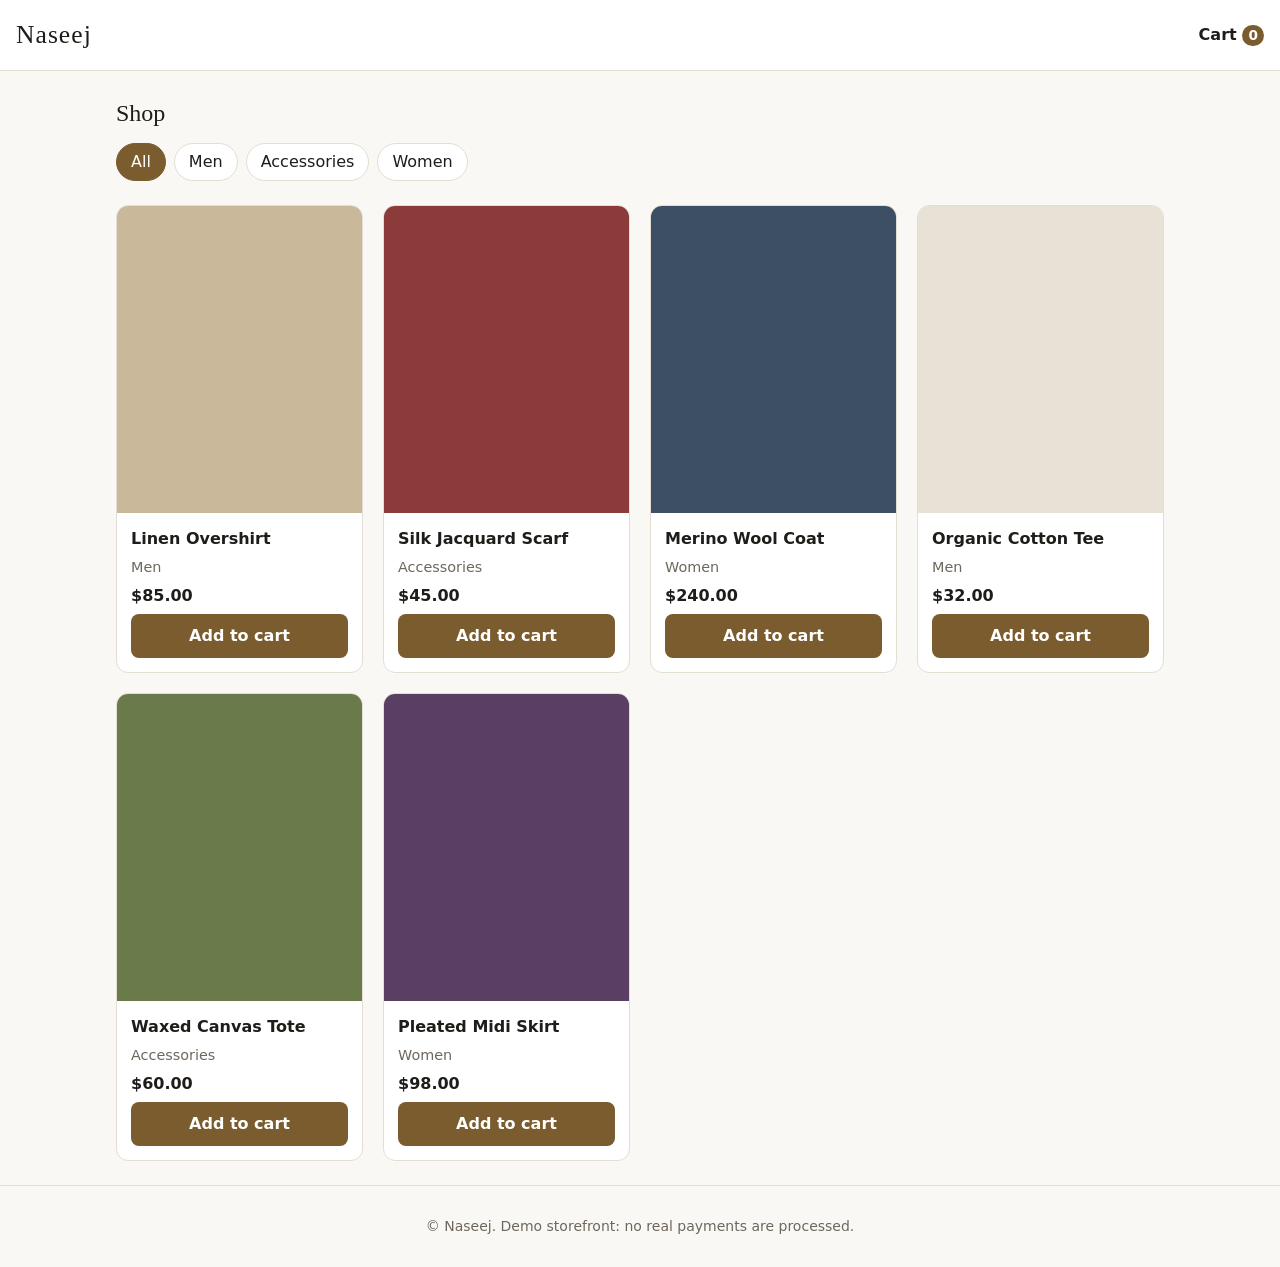
<file: naseej/index.html>
<!doctype html>
<html lang="en">
  <head>
    <meta charset="utf-8" />
    <meta name="viewport" content="width=device-width, initial-scale=1" />
    <meta name="description" content="Naseej: considered clothing and accessories." />
    <title>Naseej</title>
    <link rel="stylesheet" href="styles.css" />
  </head>
  <body>
    <header class="site-header">
      <a class="brand" href="#/">Naseej</a>
      <nav>
        <a href="#/cart" class="cart-link">Cart <span id="cart-count">0</span></a>
      </nav>
    </header>

    <main id="app" class="container"></main>

    <footer class="site-footer">
      <p>&copy; Naseej. Demo storefront: no real payments are processed.</p>
    </footer>

    <script src="products.js"></script>
    <script src="app.js"></script>
  </body>
</html>
</file>
<file: naseej/styles.css>
:root {
  --bg: #faf8f4;
  --surface: #ffffff;
  --text: #1f1d1a;
  --muted: #6d675e;
  --accent: #7a5c2e;
  --accent-text: #ffffff;
  --border: #e4ded2;
  --danger: #a13b2f;
}

@media (prefers-color-scheme: dark) {
  :root:not([data-theme="light"]) {
    --bg: #151412;
    --surface: #1e1c19;
    --text: #efebe4;
    --muted: #a39c90;
    --accent: #d4b57a;
    --accent-text: #151412;
    --border: #36322c;
    --danger: #e07a6c;
  }
}

:root[data-theme="dark"] {
  --bg: #151412;
  --surface: #1e1c19;
  --text: #efebe4;
  --muted: #a39c90;
  --accent: #d4b57a;
  --accent-text: #151412;
  --border: #36322c;
  --danger: #e07a6c;
}

* {
  box-sizing: border-box;
}

body {
  margin: 0;
  background: var(--bg);
  color: var(--text);
  font-family: system-ui, -apple-system, "Segoe UI", Roboto, sans-serif;
  line-height: 1.5;
  min-height: 100vh;
  display: flex;
  flex-direction: column;
}

a {
  color: inherit;
}

.container {
  width: 100%;
  max-width: 1080px;
  margin: 0 auto;
  padding: 24px 16px;
  flex: 1;
}

.site-header {
  display: flex;
  justify-content: space-between;
  align-items: center;
  padding: 16px;
  border-bottom: 1px solid var(--border);
  background: var(--surface);
}

.brand {
  font-family: Georgia, "Times New Roman", serif;
  font-size: 1.6rem;
  text-decoration: none;
  letter-spacing: 0.04em;
}

.cart-link {
  text-decoration: none;
  font-weight: 600;
}

#cart-count {
  display: inline-block;
  min-width: 1.6em;
  padding: 0 6px;
  border-radius: 999px;
  background: var(--accent);
  color: var(--accent-text);
  text-align: center;
  font-size: 0.85rem;
}

.site-footer {
  padding: 16px;
  text-align: center;
  color: var(--muted);
  font-size: 0.875rem;
  border-top: 1px solid var(--border);
}

h1,
h2 {
  font-family: Georgia, "Times New Roman", serif;
  font-weight: 400;
  margin: 0 0 12px;
}

.filters {
  display: flex;
  flex-wrap: wrap;
  gap: 8px;
  margin-bottom: 24px;
}

.chip {
  padding: 6px 14px;
  border: 1px solid var(--border);
  border-radius: 999px;
  background: var(--surface);
  color: var(--text);
  cursor: pointer;
  font: inherit;
}

.chip[aria-pressed="true"] {
  background: var(--accent);
  border-color: var(--accent);
  color: var(--accent-text);
}

.grid {
  display: grid;
  grid-template-columns: repeat(auto-fill, minmax(220px, 1fr));
  gap: 20px;
}

.card {
  background: var(--surface);
  border: 1px solid var(--border);
  border-radius: 12px;
  overflow: hidden;
  display: flex;
  flex-direction: column;
}

.swatch {
  aspect-ratio: 4 / 5;
  width: 100%;
}

.card-body {
  padding: 14px;
  display: flex;
  flex-direction: column;
  gap: 6px;
  flex: 1;
}

.card-body h3 {
  margin: 0;
  font-size: 1rem;
  font-weight: 600;
}

.card-body a {
  text-decoration: none;
}

.muted {
  color: var(--muted);
  font-size: 0.9rem;
}

.price {
  font-weight: 600;
}

.button {
  display: inline-block;
  padding: 10px 18px;
  border: none;
  border-radius: 8px;
  background: var(--accent);
  color: var(--accent-text);
  font: inherit;
  font-weight: 600;
  cursor: pointer;
  text-decoration: none;
  text-align: center;
}

.button.secondary {
  background: transparent;
  color: var(--text);
  border: 1px solid var(--border);
}

.button.danger {
  background: transparent;
  color: var(--danger);
  border: 1px solid var(--border);
}

.button:disabled {
  opacity: 0.5;
  cursor: not-allowed;
}

.card .button {
  margin-top: auto;
}

.product {
  display: grid;
  grid-template-columns: 1fr;
  gap: 24px;
}

@media (min-width: 720px) {
  .product {
    grid-template-columns: 1fr 1fr;
    align-items: start;
  }
}

.product .swatch {
  border-radius: 12px;
}

.product-info {
  display: flex;
  flex-direction: column;
  gap: 12px;
}

.product-info .price {
  font-size: 1.4rem;
}

.qty-row {
  display: flex;
  align-items: center;
  gap: 12px;
}

.qty {
  display: inline-flex;
  align-items: center;
  border: 1px solid var(--border);
  border-radius: 8px;
  overflow: hidden;
}

.qty button {
  background: var(--surface);
  color: var(--text);
  border: none;
  padding: 6px 12px;
  font: inherit;
  cursor: pointer;
}

.qty span {
  min-width: 2.5em;
  text-align: center;
}

.cart-table {
  width: 100%;
  border-collapse: collapse;
}

.cart-table th,
.cart-table td {
  text-align: left;
  padding: 12px 8px;
  border-bottom: 1px solid var(--border);
  vertical-align: middle;
}

.cart-table td.num,
.cart-table th.num {
  text-align: right;
}

.summary {
  display: flex;
  justify-content: space-between;
  align-items: center;
  margin-top: 20px;
  flex-wrap: wrap;
  gap: 12px;
}

.form {
  display: grid;
  gap: 14px;
  max-width: 520px;
}

.form label {
  display: grid;
  gap: 6px;
  font-weight: 600;
  font-size: 0.95rem;
}

.form input {
  padding: 10px 12px;
  border: 1px solid var(--border);
  border-radius: 8px;
  background: var(--surface);
  color: var(--text);
  font: inherit;
}

.form input[aria-invalid="true"] {
  border-color: var(--danger);
}

.error {
  color: var(--danger);
  font-size: 0.875rem;
  font-weight: 400;
  min-height: 1em;
}

.notice {
  padding: 16px;
  border: 1px solid var(--border);
  border-radius: 12px;
  background: var(--surface);
}

.back {
  display: inline-block;
  margin-bottom: 16px;
  color: var(--muted);
}

@media (max-width: 480px) {
  .cart-table th.hide-sm,
  .cart-table td.hide-sm {
    display: none;
  }
}
</file>
